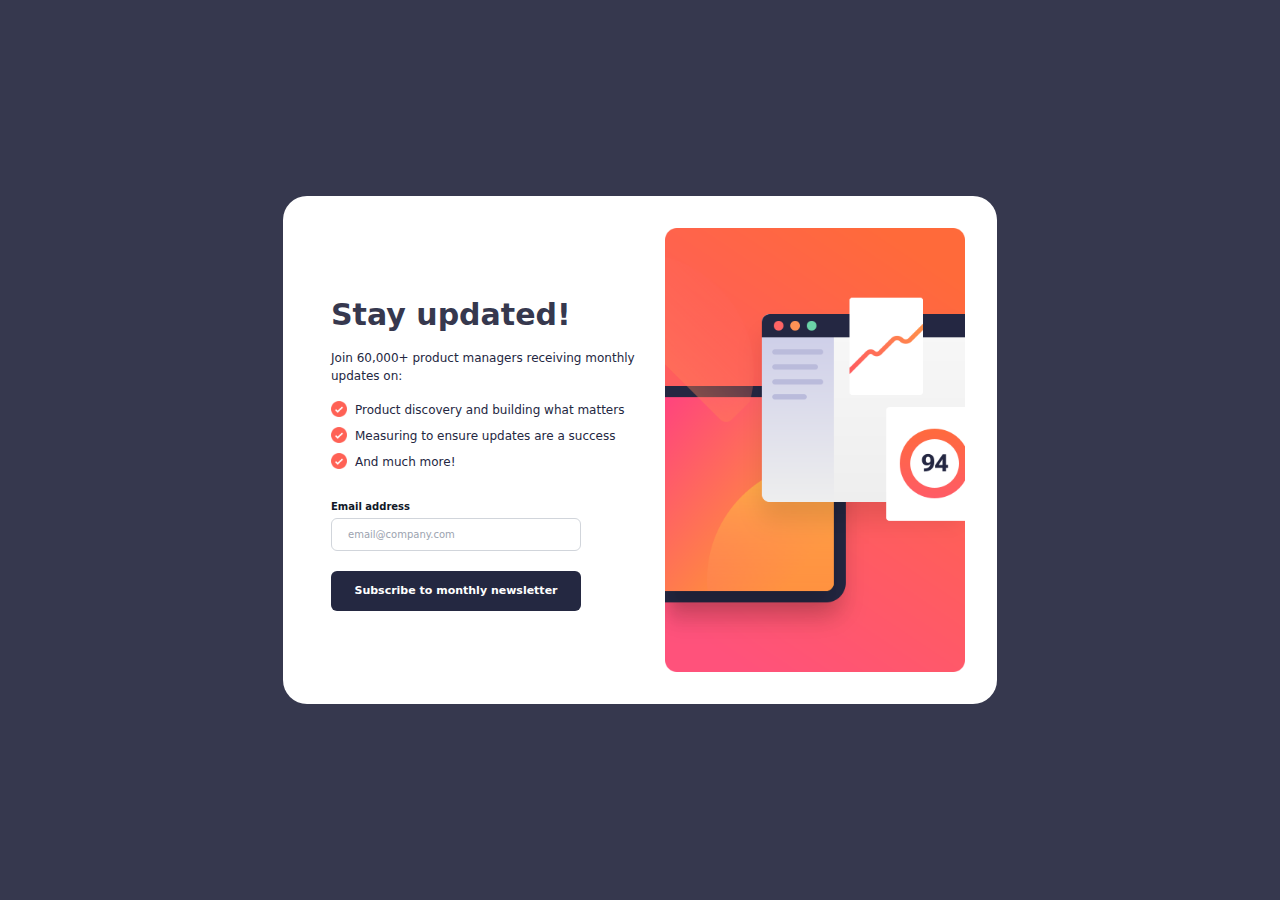
<file: src/index.html>
<!DOCTYPE html>
<html lang="en">
<head>
    <meta charset="UTF-8">
    <meta name="viewport" content="width=device-width, initial-scale=1.0">
    <title>Document</title>
    <link rel="stylesheet" href="output.css">
</head>
<body class="bg-[#36384e]">
    <main class="bg-[#282828] font-Roboto flex flex-row  justify-center items-center h-screen md:bg-[#36384e]">

            <section class="bg-white flex flex-col-reverse items-center pb-6 justify-between md:flex-row md:mt-100 md:p-8 md:rounded-3xl md:min-h-max">

                <section class="flex flex-col items-start w-[250px] md:w-[350px] md:px-4">
                    <h1 class="font-bold text-3xl text-[#36384e] mt-2">Stay updated!</h1>

                    <p class="text-[12px] mt-4 text-[#242742]">Join 60,000+ product managers receiving monthly updates on:</p>

                    <div class="mt-4 text-[12px] text-[#242742] flex items-start justify-center">
                        <img src="images/icon-list.png" alt="Click" class="w-4">
                        <p class="ml-2">Product discovery and building what matters</p>
                    </div>

                    <div class="mt-2 text-[12px] text-[#242742] flex items-start justify-center">
                        <img src="images/icon-list.png" alt="Click" class="w-4">
                        <p class="ml-2">Measuring to ensure updates are a success</p>
                    </div>

                    <div class="mt-2 text-[12px] text-[#242742] flex items-start justify-center">
                        <img src="images/icon-list.png" alt="Click" class="w-4">
                        <p class="ml-2">And much more!</p>
                    </div>

                    <form action="" class="mt-7">
                        <div class="flex flex-row justify-between items-center">
                            <p class="text-[10px] text-gray-900 mb-1 font-semibold">Email address</p>
                            <p id="error-message" class="text-[10px] text-red-600 hidden">Valid email required</p>
                        </div>
                        <input id="email" type="email" placeholder="email@company.com" class="border border-gray-300 divide-solid rounded-md text-[10px] cursor-pointer px-4 py-2 w-[250px] outline-none md:w-[250px]">
                        <div id="subscribe" class="flex justify-center mt-5 bg-[#242841] w-[250px] font-bold cursor-pointer rounded-md text-white text-[11px] align-middle py-3 hover:bg-gradient-to-r from-[#fd5679] to-[#fd6846] md:w-[250px]">Subscribe to monthly newsletter</div>
                    </form>

                </section>
                
                <section>
                    <img src="images/illustration-sign-up-desktop.png" alt="bg-image" id="desktop-image" hidden class="w-[300px] mb-[20px] md:mb-0 md:block">
                    <img src="images/illustration-sign-up-mobile.png" alt="bg-image" id="mobile-image" class="w-[300px] mb-[20px] md:mb-0 md:hidden">
                </section>

            </section>
    </main>
    <script src="index.js"></script>
</body>
</html>
</file>
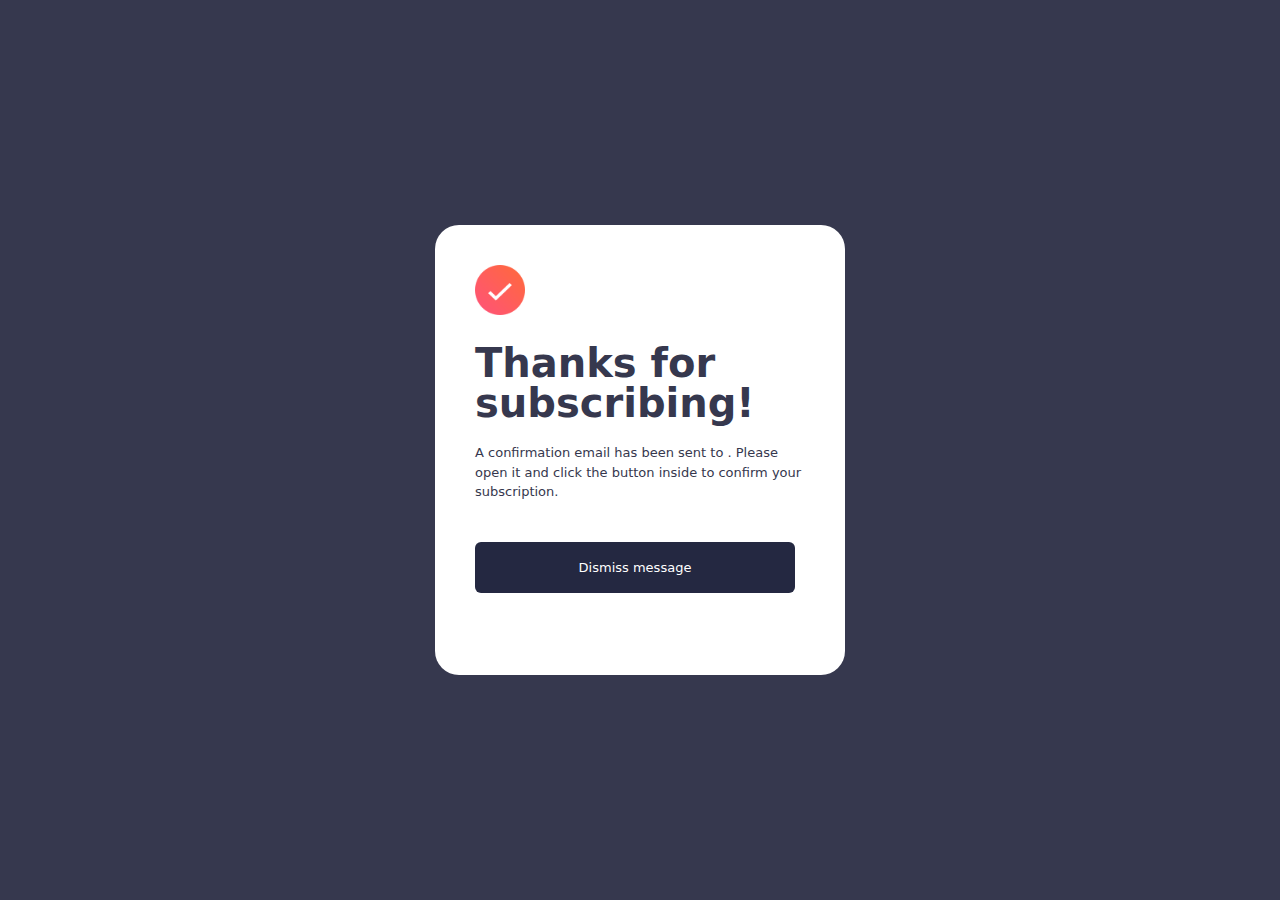
<file: src/success.html>
<!DOCTYPE html>
<html lang="en">
<head>
    <meta charset="UTF-8">
    <meta name="viewport" content="width=device-width, initial-scale=1.0">
    <title>Thanks for subscribing</title>
    <link rel="stylesheet" href="output.css">
</head>
<body class="bg-[#36384e] m-0">
    <main class="bg-[#36384e] font-Roboto flex flex-row  justify-center items-center h-screen">

        <section class="bg-white pl-4 flex flex-col items-left justify-start text-[#36384e] min-h-[100vh] md:min-h-[50vh] md:px-10 md:rounded-3xl">
            <img src="images/icon-success.png" alt="Icon" class="w-[50px] pt-32 md:pt-10">
            <h1 class="font-bold text-[40px] leading-10 pt-7 w-[300px]">Thanks for subscribing!</h1>
            <p class="text-left text-[12px] w-[280px] mt-5 md:w-[330px] md:text-[13px]">A confirmation email has been sent to <span id="user-email" class="font-bold">ash@loremcompany.com</span>. Please open it and click the button inside to confirm your subscription.</p>
            <a href="index.html">
                <button class="mt-[140px] bg-[#242841] w-[280px] rounded-md text-white text-[13px] py-4 md:mt-10 cursor-pointer md:w-[320px] md:mb-10 md:hover:bg-gradient-to-r from-[#fd5679] to-[#fd6846]">Dismiss message</button>
            </a>
        </section>

    </main>
    <script src="success.js"></script>
</body>
</html>
</file>
<file: src/output.css>
/*
! tailwindcss v3.4.1 | MIT License | https://tailwindcss.com
*/

/*
1. Prevent padding and border from affecting element width. (https://github.com/mozdevs/cssremedy/issues/4)
2. Allow adding a border to an element by just adding a border-width. (https://github.com/tailwindcss/tailwindcss/pull/116)
*/

*,
::before,
::after {
  box-sizing: border-box;
  /* 1 */
  border-width: 0;
  /* 2 */
  border-style: solid;
  /* 2 */
  border-color: #e5e7eb;
  /* 2 */
}

::before,
::after {
  --tw-content: '';
}

/*
1. Use a consistent sensible line-height in all browsers.
2. Prevent adjustments of font size after orientation changes in iOS.
3. Use a more readable tab size.
4. Use the user's configured `sans` font-family by default.
5. Use the user's configured `sans` font-feature-settings by default.
6. Use the user's configured `sans` font-variation-settings by default.
7. Disable tap highlights on iOS
*/

html,
:host {
  line-height: 1.5;
  /* 1 */
  -webkit-text-size-adjust: 100%;
  /* 2 */
  -moz-tab-size: 4;
  /* 3 */
  -o-tab-size: 4;
     tab-size: 4;
  /* 3 */
  font-family: ui-sans-serif, system-ui, sans-serif, "Apple Color Emoji", "Segoe UI Emoji", "Segoe UI Symbol", "Noto Color Emoji";
  /* 4 */
  font-feature-settings: normal;
  /* 5 */
  font-variation-settings: normal;
  /* 6 */
  -webkit-tap-highlight-color: transparent;
  /* 7 */
}

/*
1. Remove the margin in all browsers.
2. Inherit line-height from `html` so users can set them as a class directly on the `html` element.
*/

body {
  margin: 0;
  /* 1 */
  line-height: inherit;
  /* 2 */
}

/*
1. Add the correct height in Firefox.
2. Correct the inheritance of border color in Firefox. (https://bugzilla.mozilla.org/show_bug.cgi?id=190655)
3. Ensure horizontal rules are visible by default.
*/

hr {
  height: 0;
  /* 1 */
  color: inherit;
  /* 2 */
  border-top-width: 1px;
  /* 3 */
}

/*
Add the correct text decoration in Chrome, Edge, and Safari.
*/

abbr:where([title]) {
  -webkit-text-decoration: underline dotted;
          text-decoration: underline dotted;
}

/*
Remove the default font size and weight for headings.
*/

h1,
h2,
h3,
h4,
h5,
h6 {
  font-size: inherit;
  font-weight: inherit;
}

/*
Reset links to optimize for opt-in styling instead of opt-out.
*/

a {
  color: inherit;
  text-decoration: inherit;
}

/*
Add the correct font weight in Edge and Safari.
*/

b,
strong {
  font-weight: bolder;
}

/*
1. Use the user's configured `mono` font-family by default.
2. Use the user's configured `mono` font-feature-settings by default.
3. Use the user's configured `mono` font-variation-settings by default.
4. Correct the odd `em` font sizing in all browsers.
*/

code,
kbd,
samp,
pre {
  font-family: ui-monospace, SFMono-Regular, Menlo, Monaco, Consolas, "Liberation Mono", "Courier New", monospace;
  /* 1 */
  font-feature-settings: normal;
  /* 2 */
  font-variation-settings: normal;
  /* 3 */
  font-size: 1em;
  /* 4 */
}

/*
Add the correct font size in all browsers.
*/

small {
  font-size: 80%;
}

/*
Prevent `sub` and `sup` elements from affecting the line height in all browsers.
*/

sub,
sup {
  font-size: 75%;
  line-height: 0;
  position: relative;
  vertical-align: baseline;
}

sub {
  bottom: -0.25em;
}

sup {
  top: -0.5em;
}

/*
1. Remove text indentation from table contents in Chrome and Safari. (https://bugs.chromium.org/p/chromium/issues/detail?id=999088, https://bugs.webkit.org/show_bug.cgi?id=201297)
2. Correct table border color inheritance in all Chrome and Safari. (https://bugs.chromium.org/p/chromium/issues/detail?id=935729, https://bugs.webkit.org/show_bug.cgi?id=195016)
3. Remove gaps between table borders by default.
*/

table {
  text-indent: 0;
  /* 1 */
  border-color: inherit;
  /* 2 */
  border-collapse: collapse;
  /* 3 */
}

/*
1. Change the font styles in all browsers.
2. Remove the margin in Firefox and Safari.
3. Remove default padding in all browsers.
*/

button,
input,
optgroup,
select,
textarea {
  font-family: inherit;
  /* 1 */
  font-feature-settings: inherit;
  /* 1 */
  font-variation-settings: inherit;
  /* 1 */
  font-size: 100%;
  /* 1 */
  font-weight: inherit;
  /* 1 */
  line-height: inherit;
  /* 1 */
  color: inherit;
  /* 1 */
  margin: 0;
  /* 2 */
  padding: 0;
  /* 3 */
}

/*
Remove the inheritance of text transform in Edge and Firefox.
*/

button,
select {
  text-transform: none;
}

/*
1. Correct the inability to style clickable types in iOS and Safari.
2. Remove default button styles.
*/

button,
[type='button'],
[type='reset'],
[type='submit'] {
  -webkit-appearance: button;
  /* 1 */
  background-color: transparent;
  /* 2 */
  background-image: none;
  /* 2 */
}

/*
Use the modern Firefox focus style for all focusable elements.
*/

:-moz-focusring {
  outline: auto;
}

/*
Remove the additional `:invalid` styles in Firefox. (https://github.com/mozilla/gecko-dev/blob/2f9eacd9d3d995c937b4251a5557d95d494c9be1/layout/style/res/forms.css#L728-L737)
*/

:-moz-ui-invalid {
  box-shadow: none;
}

/*
Add the correct vertical alignment in Chrome and Firefox.
*/

progress {
  vertical-align: baseline;
}

/*
Correct the cursor style of increment and decrement buttons in Safari.
*/

::-webkit-inner-spin-button,
::-webkit-outer-spin-button {
  height: auto;
}

/*
1. Correct the odd appearance in Chrome and Safari.
2. Correct the outline style in Safari.
*/

[type='search'] {
  -webkit-appearance: textfield;
  /* 1 */
  outline-offset: -2px;
  /* 2 */
}

/*
Remove the inner padding in Chrome and Safari on macOS.
*/

::-webkit-search-decoration {
  -webkit-appearance: none;
}

/*
1. Correct the inability to style clickable types in iOS and Safari.
2. Change font properties to `inherit` in Safari.
*/

::-webkit-file-upload-button {
  -webkit-appearance: button;
  /* 1 */
  font: inherit;
  /* 2 */
}

/*
Add the correct display in Chrome and Safari.
*/

summary {
  display: list-item;
}

/*
Removes the default spacing and border for appropriate elements.
*/

blockquote,
dl,
dd,
h1,
h2,
h3,
h4,
h5,
h6,
hr,
figure,
p,
pre {
  margin: 0;
}

fieldset {
  margin: 0;
  padding: 0;
}

legend {
  padding: 0;
}

ol,
ul,
menu {
  list-style: none;
  margin: 0;
  padding: 0;
}

/*
Reset default styling for dialogs.
*/

dialog {
  padding: 0;
}

/*
Prevent resizing textareas horizontally by default.
*/

textarea {
  resize: vertical;
}

/*
1. Reset the default placeholder opacity in Firefox. (https://github.com/tailwindlabs/tailwindcss/issues/3300)
2. Set the default placeholder color to the user's configured gray 400 color.
*/

input::-moz-placeholder, textarea::-moz-placeholder {
  opacity: 1;
  /* 1 */
  color: #9ca3af;
  /* 2 */
}

input::placeholder,
textarea::placeholder {
  opacity: 1;
  /* 1 */
  color: #9ca3af;
  /* 2 */
}

/*
Set the default cursor for buttons.
*/

button,
[role="button"] {
  cursor: pointer;
}

/*
Make sure disabled buttons don't get the pointer cursor.
*/

:disabled {
  cursor: default;
}

/*
1. Make replaced elements `display: block` by default. (https://github.com/mozdevs/cssremedy/issues/14)
2. Add `vertical-align: middle` to align replaced elements more sensibly by default. (https://github.com/jensimmons/cssremedy/issues/14#issuecomment-634934210)
   This can trigger a poorly considered lint error in some tools but is included by design.
*/

img,
svg,
video,
canvas,
audio,
iframe,
embed,
object {
  display: block;
  /* 1 */
  vertical-align: middle;
  /* 2 */
}

/*
Constrain images and videos to the parent width and preserve their intrinsic aspect ratio. (https://github.com/mozdevs/cssremedy/issues/14)
*/

img,
video {
  max-width: 100%;
  height: auto;
}

/* Make elements with the HTML hidden attribute stay hidden by default */

[hidden] {
  display: none;
}

*, ::before, ::after {
  --tw-border-spacing-x: 0;
  --tw-border-spacing-y: 0;
  --tw-translate-x: 0;
  --tw-translate-y: 0;
  --tw-rotate: 0;
  --tw-skew-x: 0;
  --tw-skew-y: 0;
  --tw-scale-x: 1;
  --tw-scale-y: 1;
  --tw-pan-x:  ;
  --tw-pan-y:  ;
  --tw-pinch-zoom:  ;
  --tw-scroll-snap-strictness: proximity;
  --tw-gradient-from-position:  ;
  --tw-gradient-via-position:  ;
  --tw-gradient-to-position:  ;
  --tw-ordinal:  ;
  --tw-slashed-zero:  ;
  --tw-numeric-figure:  ;
  --tw-numeric-spacing:  ;
  --tw-numeric-fraction:  ;
  --tw-ring-inset:  ;
  --tw-ring-offset-width: 0px;
  --tw-ring-offset-color: #fff;
  --tw-ring-color: rgb(59 130 246 / 0.5);
  --tw-ring-offset-shadow: 0 0 #0000;
  --tw-ring-shadow: 0 0 #0000;
  --tw-shadow: 0 0 #0000;
  --tw-shadow-colored: 0 0 #0000;
  --tw-blur:  ;
  --tw-brightness:  ;
  --tw-contrast:  ;
  --tw-grayscale:  ;
  --tw-hue-rotate:  ;
  --tw-invert:  ;
  --tw-saturate:  ;
  --tw-sepia:  ;
  --tw-drop-shadow:  ;
  --tw-backdrop-blur:  ;
  --tw-backdrop-brightness:  ;
  --tw-backdrop-contrast:  ;
  --tw-backdrop-grayscale:  ;
  --tw-backdrop-hue-rotate:  ;
  --tw-backdrop-invert:  ;
  --tw-backdrop-opacity:  ;
  --tw-backdrop-saturate:  ;
  --tw-backdrop-sepia:  ;
}

::backdrop {
  --tw-border-spacing-x: 0;
  --tw-border-spacing-y: 0;
  --tw-translate-x: 0;
  --tw-translate-y: 0;
  --tw-rotate: 0;
  --tw-skew-x: 0;
  --tw-skew-y: 0;
  --tw-scale-x: 1;
  --tw-scale-y: 1;
  --tw-pan-x:  ;
  --tw-pan-y:  ;
  --tw-pinch-zoom:  ;
  --tw-scroll-snap-strictness: proximity;
  --tw-gradient-from-position:  ;
  --tw-gradient-via-position:  ;
  --tw-gradient-to-position:  ;
  --tw-ordinal:  ;
  --tw-slashed-zero:  ;
  --tw-numeric-figure:  ;
  --tw-numeric-spacing:  ;
  --tw-numeric-fraction:  ;
  --tw-ring-inset:  ;
  --tw-ring-offset-width: 0px;
  --tw-ring-offset-color: #fff;
  --tw-ring-color: rgb(59 130 246 / 0.5);
  --tw-ring-offset-shadow: 0 0 #0000;
  --tw-ring-shadow: 0 0 #0000;
  --tw-shadow: 0 0 #0000;
  --tw-shadow-colored: 0 0 #0000;
  --tw-blur:  ;
  --tw-brightness:  ;
  --tw-contrast:  ;
  --tw-grayscale:  ;
  --tw-hue-rotate:  ;
  --tw-invert:  ;
  --tw-saturate:  ;
  --tw-sepia:  ;
  --tw-drop-shadow:  ;
  --tw-backdrop-blur:  ;
  --tw-backdrop-brightness:  ;
  --tw-backdrop-contrast:  ;
  --tw-backdrop-grayscale:  ;
  --tw-backdrop-hue-rotate:  ;
  --tw-backdrop-invert:  ;
  --tw-backdrop-opacity:  ;
  --tw-backdrop-saturate:  ;
  --tw-backdrop-sepia:  ;
}

.fixed {
  position: fixed;
}

.left-1\/2 {
  left: 50%;
}

.top-1\/2 {
  top: 50%;
}

.m-0 {
  margin: 0px;
}

.mb-1 {
  margin-bottom: 0.25rem;
}

.mb-\[20px\] {
  margin-bottom: 20px;
}

.ml-2 {
  margin-left: 0.5rem;
}

.mr-10 {
  margin-right: 2.5rem;
}

.mt-2 {
  margin-top: 0.5rem;
}

.mt-4 {
  margin-top: 1rem;
}

.mt-5 {
  margin-top: 1.25rem;
}

.mt-7 {
  margin-top: 1.75rem;
}

.mt-40 {
  margin-top: 10rem;
}

.mt-20 {
  margin-top: 5rem;
}

.mt-60 {
  margin-top: 15rem;
}

.mt-80 {
  margin-top: 20rem;
}

.mt-10 {
  margin-top: 2.5rem;
}

.mt-0 {
  margin-top: 0px;
}

.mt-3 {
  margin-top: 0.75rem;
}

.mt-\[30px\] {
  margin-top: 30px;
}

.mt-\[50px\] {
  margin-top: 50px;
}

.mt-\[70px\] {
  margin-top: 70px;
}

.mt-\[80px\] {
  margin-top: 80px;
}

.mt-\[100px\] {
  margin-top: 100px;
}

.mt-\[150px\] {
  margin-top: 150px;
}

.mt-\[140px\] {
  margin-top: 140px;
}

.mb-\[40px\] {
  margin-bottom: 40px;
}

.mt-6 {
  margin-top: 1.5rem;
}

.mb-4 {
  margin-bottom: 1rem;
}

.mb-14 {
  margin-bottom: 3.5rem;
}

.flex {
  display: flex;
}

.hidden {
  display: none;
}

.h-screen {
  height: 100vh;
}

.h-\[100vh\] {
  height: 100vh;
}

.h-10 {
  height: 2.5rem;
}

.min-h-\[100vh\] {
  min-height: 100vh;
}

.min-h-\[120vh\] {
  min-height: 120vh;
}

.min-h-\[140vh\] {
  min-height: 140vh;
}

.w-4 {
  width: 1rem;
}

.w-\[250px\] {
  width: 250px;
}

.w-\[300px\] {
  width: 300px;
}

.w-\[30px\] {
  width: 30px;
}

.w-\[50px\] {
  width: 50px;
}

.w-\[40px\] {
  width: 40px;
}

.w-\[350px\] {
  width: 350px;
}

.w-\[320px\] {
  width: 320px;
}

.w-\[310px\] {
  width: 310px;
}

.w-full {
  width: 100%;
}

.w-\[280px\] {
  width: 280px;
}

.w-\[270px\] {
  width: 270px;
}

.min-w-\[300px\] {
  min-width: 300px;
}

.-translate-x-1\/2 {
  --tw-translate-x: -50%;
  transform: translate(var(--tw-translate-x), var(--tw-translate-y)) rotate(var(--tw-rotate)) skewX(var(--tw-skew-x)) skewY(var(--tw-skew-y)) scaleX(var(--tw-scale-x)) scaleY(var(--tw-scale-y));
}

.-translate-y-1\/2 {
  --tw-translate-y: -50%;
  transform: translate(var(--tw-translate-x), var(--tw-translate-y)) rotate(var(--tw-rotate)) skewX(var(--tw-skew-x)) skewY(var(--tw-skew-y)) scaleX(var(--tw-scale-x)) scaleY(var(--tw-scale-y));
}

.transform {
  transform: translate(var(--tw-translate-x), var(--tw-translate-y)) rotate(var(--tw-rotate)) skewX(var(--tw-skew-x)) skewY(var(--tw-skew-y)) scaleX(var(--tw-scale-x)) scaleY(var(--tw-scale-y));
}

.cursor-pointer {
  cursor: pointer;
}

.resize {
  resize: both;
}

.flex-row {
  flex-direction: row;
}

.flex-col {
  flex-direction: column;
}

.flex-col-reverse {
  flex-direction: column-reverse;
}

.items-start {
  align-items: flex-start;
}

.items-center {
  align-items: center;
}

.justify-start {
  justify-content: flex-start;
}

.justify-center {
  justify-content: center;
}

.justify-between {
  justify-content: space-between;
}

.divide-solid > :not([hidden]) ~ :not([hidden]) {
  border-style: solid;
}

.rounded {
  border-radius: 0.25rem;
}

.rounded-3xl {
  border-radius: 1.5rem;
}

.rounded-md {
  border-radius: 0.375rem;
}

.border {
  border-width: 1px;
}

.border-gray-300 {
  --tw-border-opacity: 1;
  border-color: rgb(209 213 219 / var(--tw-border-opacity));
}

.border-red-500 {
  --tw-border-opacity: 1;
  border-color: rgb(239 68 68 / var(--tw-border-opacity));
}

.bg-\[\#363842\] {
  --tw-bg-opacity: 1;
  background-color: rgb(54 56 66 / var(--tw-bg-opacity));
}

.bg-\[\#36384e\] {
  --tw-bg-opacity: 1;
  background-color: rgb(54 56 78 / var(--tw-bg-opacity));
}

.bg-white {
  --tw-bg-opacity: 1;
  background-color: rgb(255 255 255 / var(--tw-bg-opacity));
}

.bg-\[\#3342e4\] {
  --tw-bg-opacity: 1;
  background-color: rgb(51 66 228 / var(--tw-bg-opacity));
}

.bg-\[\#242841\] {
  --tw-bg-opacity: 1;
  background-color: rgb(36 40 65 / var(--tw-bg-opacity));
}

.bg-red-50 {
  --tw-bg-opacity: 1;
  background-color: rgb(254 242 242 / var(--tw-bg-opacity));
}

.bg-\[\#0e0e0f\] {
  --tw-bg-opacity: 1;
  background-color: rgb(14 14 15 / var(--tw-bg-opacity));
}

.bg-\[\#282828\] {
  --tw-bg-opacity: 1;
  background-color: rgb(40 40 40 / var(--tw-bg-opacity));
}

.bg-opacity-75 {
  --tw-bg-opacity: 0.75;
}

.from-\[\#fd5679\] {
  --tw-gradient-from: #fd5679 var(--tw-gradient-from-position);
  --tw-gradient-to: rgb(253 86 121 / 0) var(--tw-gradient-to-position);
  --tw-gradient-stops: var(--tw-gradient-from), var(--tw-gradient-to);
}

.to-\[\#fd6846\] {
  --tw-gradient-to: #fd6846 var(--tw-gradient-to-position);
}

.p-10 {
  padding: 2.5rem;
}

.p-8 {
  padding: 2rem;
}

.p-4 {
  padding: 1rem;
}

.p-12 {
  padding: 3rem;
}

.px-4 {
  padding-left: 1rem;
  padding-right: 1rem;
}

.py-2 {
  padding-top: 0.5rem;
  padding-bottom: 0.5rem;
}

.py-3 {
  padding-top: 0.75rem;
  padding-bottom: 0.75rem;
}

.px-10 {
  padding-left: 2.5rem;
  padding-right: 2.5rem;
}

.py-5 {
  padding-top: 1.25rem;
  padding-bottom: 1.25rem;
}

.py-4 {
  padding-top: 1rem;
  padding-bottom: 1rem;
}

.px-8 {
  padding-left: 2rem;
  padding-right: 2rem;
}

.px-2 {
  padding-left: 0.5rem;
  padding-right: 0.5rem;
}

.px-3 {
  padding-left: 0.75rem;
  padding-right: 0.75rem;
}

.px-1 {
  padding-left: 0.25rem;
  padding-right: 0.25rem;
}

.pt-\[50px\] {
  padding-top: 50px;
}

.pt-\[400px\] {
  padding-top: 400px;
}

.pt-\[100px\] {
  padding-top: 100px;
}

.pt-10 {
  padding-top: 2.5rem;
}

.pt-40 {
  padding-top: 10rem;
}

.pt-20 {
  padding-top: 5rem;
}

.pt-32 {
  padding-top: 8rem;
}

.pt-7 {
  padding-top: 1.75rem;
}

.pb-10 {
  padding-bottom: 2.5rem;
}

.pb-9 {
  padding-bottom: 2.25rem;
}

.pb-8 {
  padding-bottom: 2rem;
}

.pb-7 {
  padding-bottom: 1.75rem;
}

.pb-6 {
  padding-bottom: 1.5rem;
}

.pl-2 {
  padding-left: 0.5rem;
}

.pl-4 {
  padding-left: 1rem;
}

.pb-16 {
  padding-bottom: 4rem;
}

.pb-3 {
  padding-bottom: 0.75rem;
}

.text-left {
  text-align: left;
}

.align-middle {
  vertical-align: middle;
}

.text-4xl {
  font-size: 2.25rem;
  line-height: 2.5rem;
}

.text-\[10px\] {
  font-size: 10px;
}

.text-\[11px\] {
  font-size: 11px;
}

.text-\[8px\] {
  font-size: 8px;
}

.text-\[16px\] {
  font-size: 16px;
}

.text-\[20px\] {
  font-size: 20px;
}

.text-\[30px\] {
  font-size: 30px;
}

.text-\[40px\] {
  font-size: 40px;
}

.text-\[400px\] {
  font-size: 400px;
}

.text-\[13px\] {
  font-size: 13px;
}

.text-\[12px\] {
  font-size: 12px;
}

.text-3xl {
  font-size: 1.875rem;
  line-height: 2.25rem;
}

.font-bold {
  font-weight: 700;
}

.font-semibold {
  font-weight: 600;
}

.leading-3 {
  line-height: .75rem;
}

.leading-5 {
  line-height: 1.25rem;
}

.leading-7 {
  line-height: 1.75rem;
}

.leading-10 {
  line-height: 2.5rem;
}

.text-\[\#242742\] {
  --tw-text-opacity: 1;
  color: rgb(36 39 66 / var(--tw-text-opacity));
}

.text-\[\#242841\] {
  --tw-text-opacity: 1;
  color: rgb(36 40 65 / var(--tw-text-opacity));
}

.text-\[\#36384e\] {
  --tw-text-opacity: 1;
  color: rgb(54 56 78 / var(--tw-text-opacity));
}

.text-\[\#faa09d\] {
  --tw-text-opacity: 1;
  color: rgb(250 160 157 / var(--tw-text-opacity));
}

.text-gray-900 {
  --tw-text-opacity: 1;
  color: rgb(17 24 39 / var(--tw-text-opacity));
}

.text-white {
  --tw-text-opacity: 1;
  color: rgb(255 255 255 / var(--tw-text-opacity));
}

.text-\[\#4e62e4\] {
  --tw-text-opacity: 1;
  color: rgb(78 98 228 / var(--tw-text-opacity));
}

.text-red-50 {
  --tw-text-opacity: 1;
  color: rgb(254 242 242 / var(--tw-text-opacity));
}

.text-red-600 {
  --tw-text-opacity: 1;
  color: rgb(220 38 38 / var(--tw-text-opacity));
}

.text-red-500 {
  --tw-text-opacity: 1;
  color: rgb(239 68 68 / var(--tw-text-opacity));
}

.placeholder-red-50::-moz-placeholder {
  --tw-placeholder-opacity: 1;
  color: rgb(254 242 242 / var(--tw-placeholder-opacity));
}

.placeholder-red-50::placeholder {
  --tw-placeholder-opacity: 1;
  color: rgb(254 242 242 / var(--tw-placeholder-opacity));
}

.placeholder-blue-50::-moz-placeholder {
  --tw-placeholder-opacity: 1;
  color: rgb(239 246 255 / var(--tw-placeholder-opacity));
}

.placeholder-blue-50::placeholder {
  --tw-placeholder-opacity: 1;
  color: rgb(239 246 255 / var(--tw-placeholder-opacity));
}

.placeholder-red-500::-moz-placeholder {
  --tw-placeholder-opacity: 1;
  color: rgb(239 68 68 / var(--tw-placeholder-opacity));
}

.placeholder-red-500::placeholder {
  --tw-placeholder-opacity: 1;
  color: rgb(239 68 68 / var(--tw-placeholder-opacity));
}

.outline-none {
  outline: 2px solid transparent;
  outline-offset: 2px;
}

.transition-all {
  transition-property: all;
  transition-timing-function: cubic-bezier(0.4, 0, 0.2, 1);
  transition-duration: 150ms;
}

.delay-150 {
  transition-delay: 150ms;
}

.ease-in-out {
  transition-timing-function: cubic-bezier(0.4, 0, 0.2, 1);
}

.hover\:bg-gradient-to-r:hover {
  background-image: linear-gradient(to right, var(--tw-gradient-stops));
}

.hover\:opacity-5:hover {
  opacity: 0.05;
}

.hover\:opacity-90:hover {
  opacity: 0.9;
}

.hover\:opacity-80:hover {
  opacity: 0.8;
}

.focus\:border-red-500:focus {
  --tw-border-opacity: 1;
  border-color: rgb(239 68 68 / var(--tw-border-opacity));
}

.focus\:ring-red-500:focus {
  --tw-ring-opacity: 1;
  --tw-ring-color: rgb(239 68 68 / var(--tw-ring-opacity));
}

@media (min-width: 768px) {
  .md\:mb-0 {
    margin-bottom: 0px;
  }

  .md\:mt-10 {
    margin-top: 2.5rem;
  }

  .md\:mb-5 {
    margin-bottom: 1.25rem;
  }

  .md\:mb-10 {
    margin-bottom: 2.5rem;
  }

  .md\:block {
    display: block;
  }

  .md\:hidden {
    display: none;
  }

  .md\:min-h-\[100vh\] {
    min-height: 100vh;
  }

  .md\:min-h-\[50vh\] {
    min-height: 50vh;
  }

  .md\:min-h-max {
    min-height: -moz-max-content;
    min-height: max-content;
  }

  .md\:w-\[250px\] {
    width: 250px;
  }

  .md\:w-\[300px\] {
    width: 300px;
  }

  .md\:w-\[350px\] {
    width: 350px;
  }

  .md\:w-\[310px\] {
    width: 310px;
  }

  .md\:w-\[320px\] {
    width: 320px;
  }

  .md\:w-\[330px\] {
    width: 330px;
  }

  .md\:flex-row {
    flex-direction: row;
  }

  .md\:rounded-3xl {
    border-radius: 1.5rem;
  }

  .md\:rounded-md {
    border-radius: 0.375rem;
  }

  .md\:rounded {
    border-radius: 0.25rem;
  }

  .md\:bg-\[\#36384e\] {
    --tw-bg-opacity: 1;
    background-color: rgb(54 56 78 / var(--tw-bg-opacity));
  }

  .md\:p-8 {
    padding: 2rem;
  }

  .md\:p-6 {
    padding: 1.5rem;
  }

  .md\:p-4 {
    padding: 1rem;
  }

  .md\:p-2 {
    padding: 0.5rem;
  }

  .md\:py-5 {
    padding-top: 1.25rem;
    padding-bottom: 1.25rem;
  }

  .md\:py-7 {
    padding-top: 1.75rem;
    padding-bottom: 1.75rem;
  }

  .md\:px-7 {
    padding-left: 1.75rem;
    padding-right: 1.75rem;
  }

  .md\:px-10 {
    padding-left: 2.5rem;
    padding-right: 2.5rem;
  }

  .md\:px-4 {
    padding-left: 1rem;
    padding-right: 1rem;
  }

  .md\:pt-5 {
    padding-top: 1.25rem;
  }

  .md\:pt-10 {
    padding-top: 2.5rem;
  }

  .md\:text-\[12px\] {
    font-size: 12px;
  }

  .md\:text-\[13px\] {
    font-size: 13px;
  }

  .md\:text-\[14px\] {
    font-size: 14px;
  }

  .md\:hover\:bg-gradient-to-r:hover {
    background-image: linear-gradient(to right, var(--tw-gradient-stops));
  }
}
</file>
